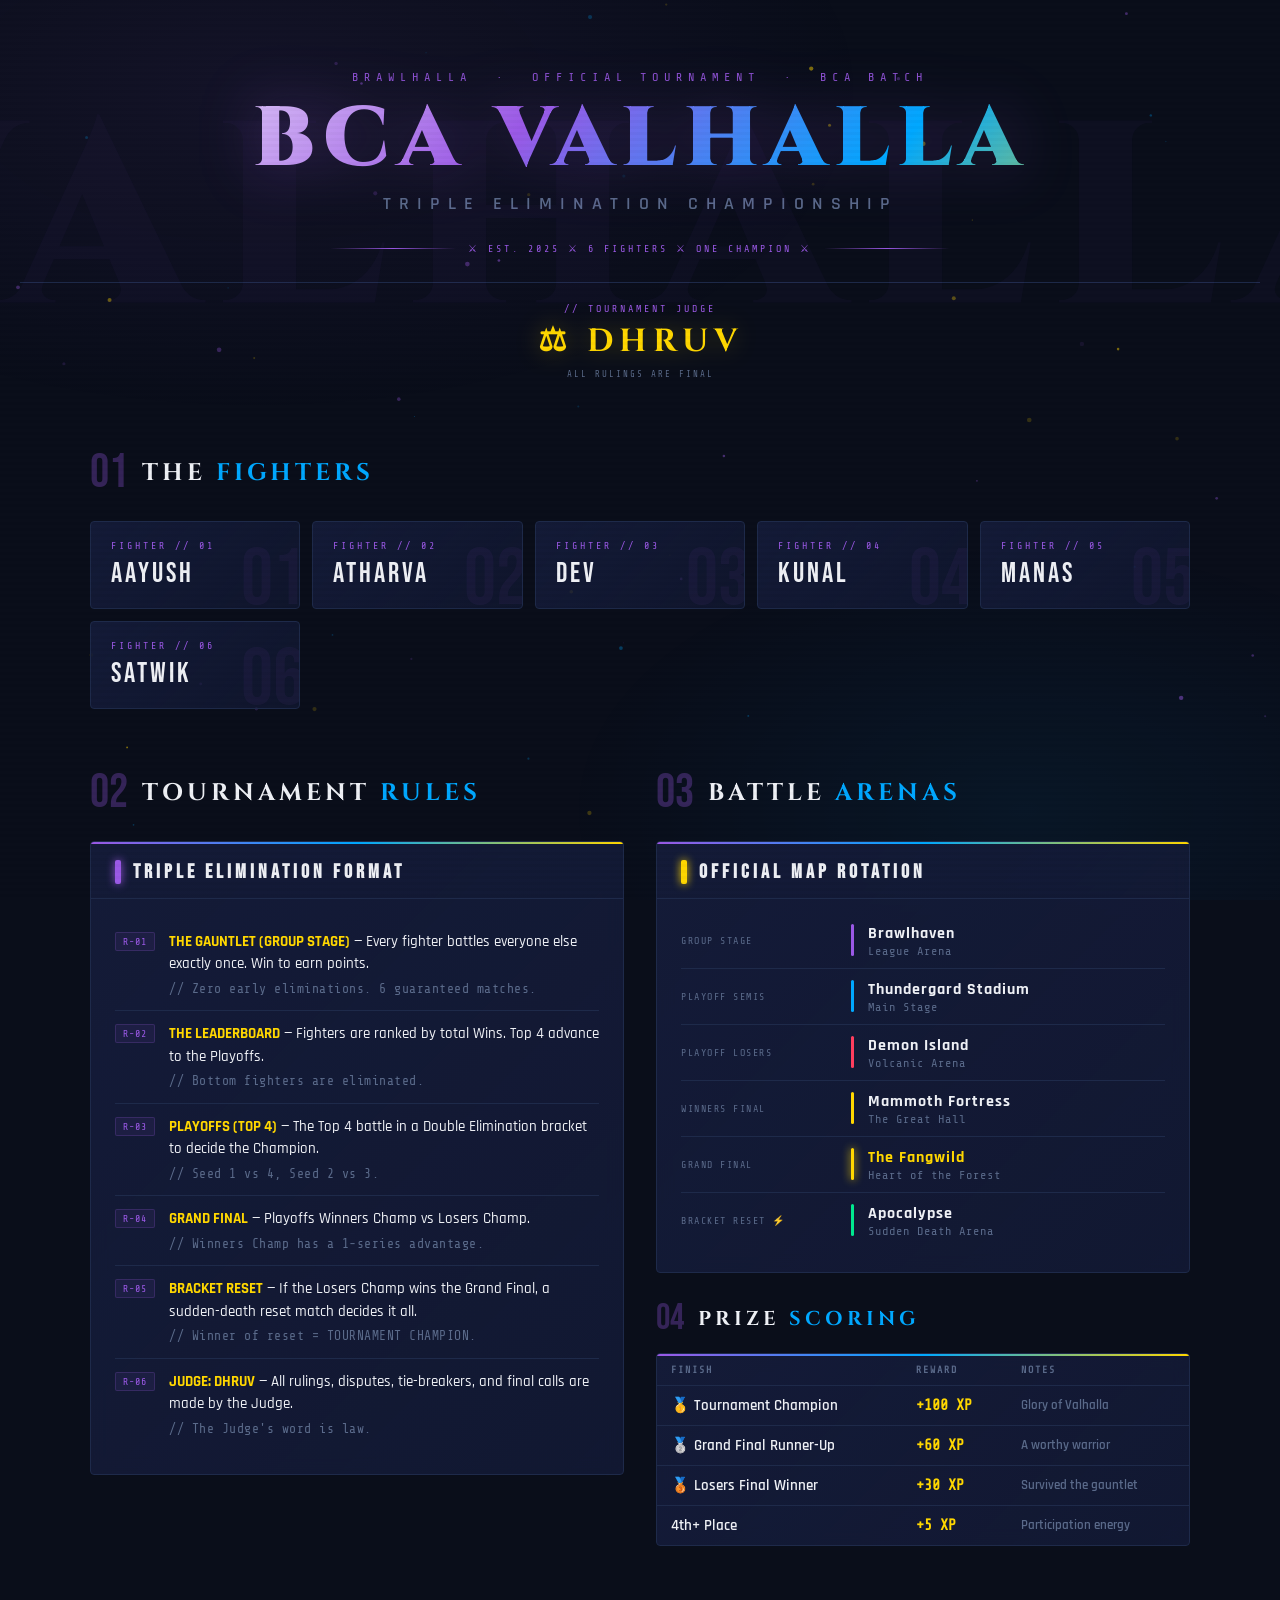
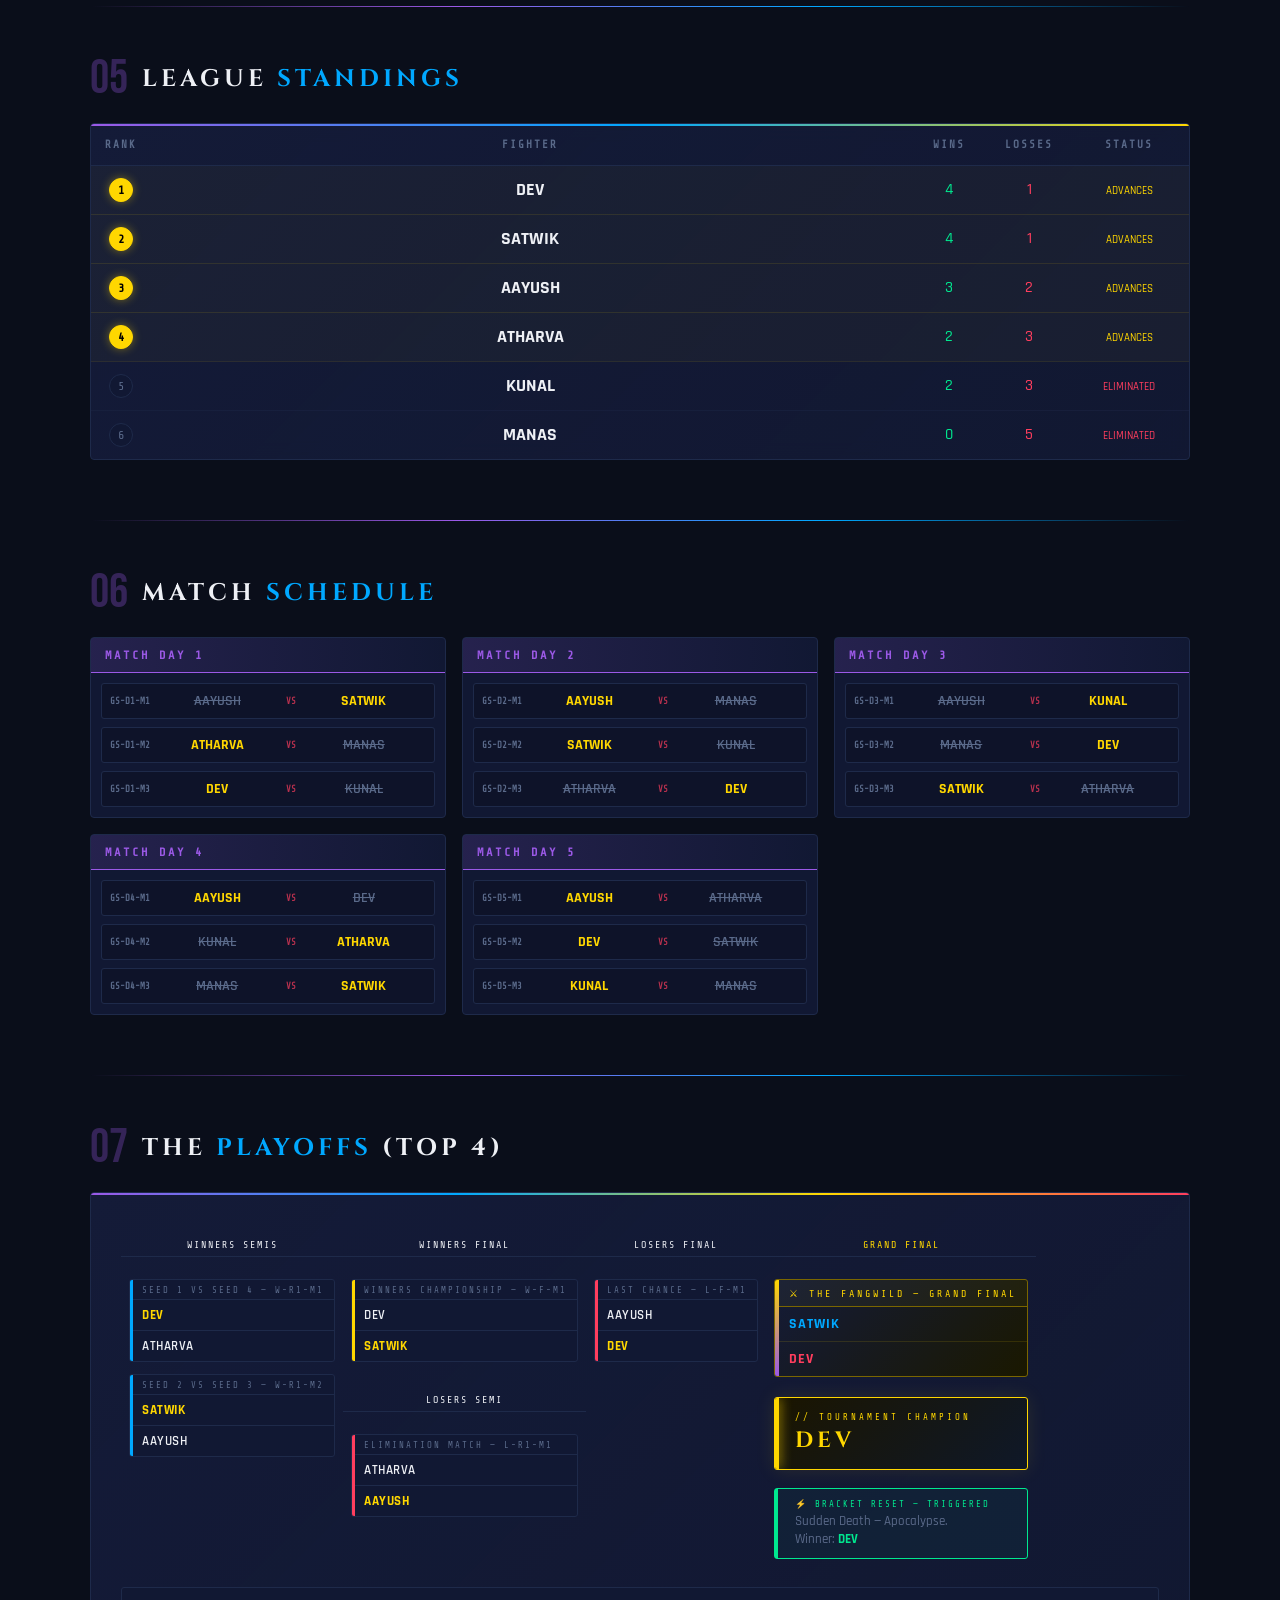
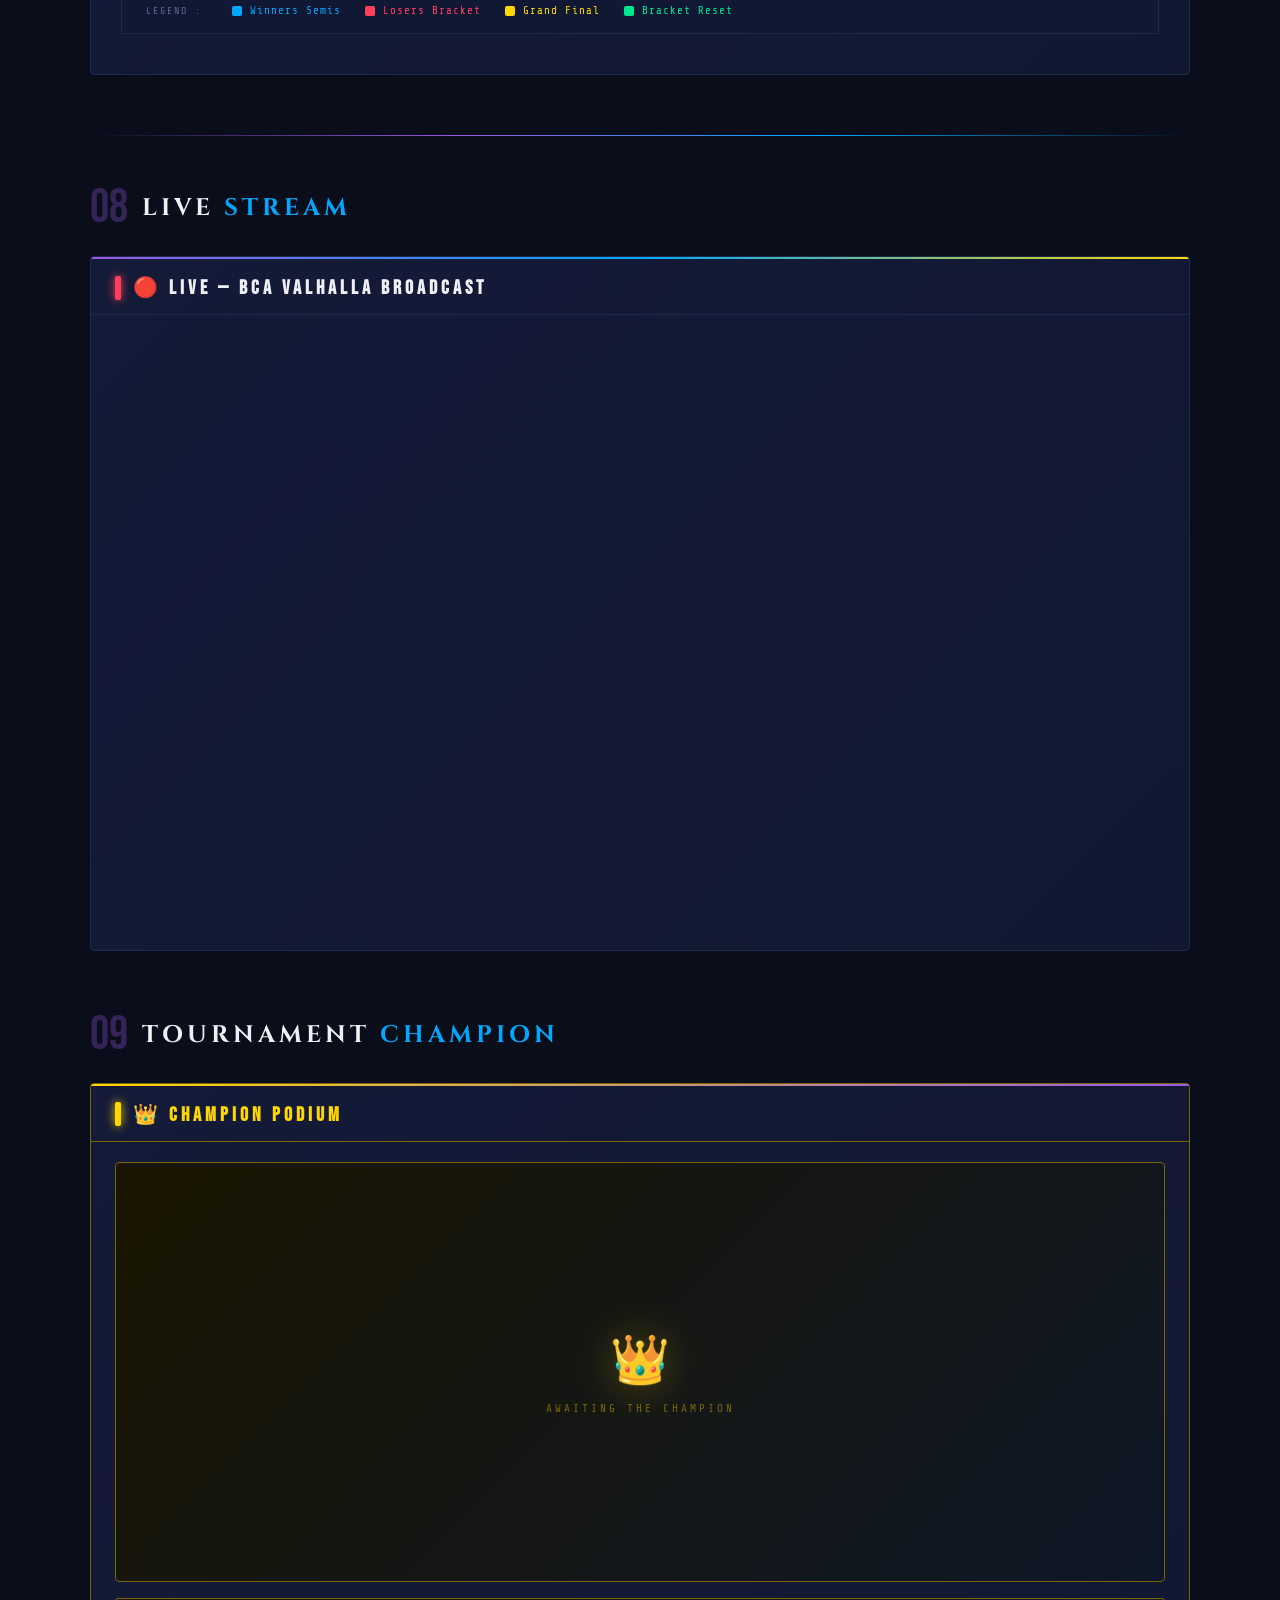
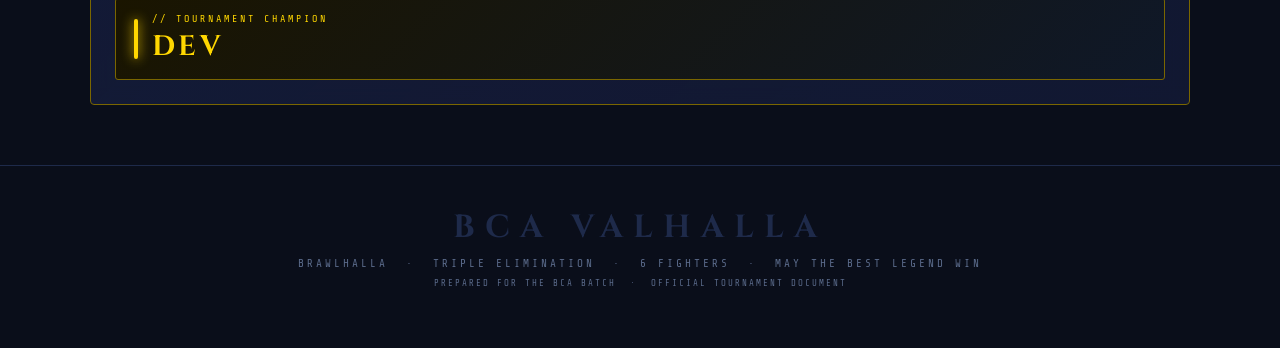
<file: index.html>
<!DOCTYPE html>
<html lang="en">

<head>
  <meta charset="UTF-8">
  <meta name="viewport" content="width=device-width, initial-scale=1.0">
  <title>BCA VALHALLA — Brawlhalla Tournament</title>
  <meta name="description" content="BCA Valhalla — Official Brawlhalla Double Elimination Tournament">
  <link rel="stylesheet" href="styles.css">
</head>

<body>

  <canvas id="particles"></canvas>

  <div class="page-content">

    <!-- ══════════════════════ HEADER ══════════════════════ -->
    <header class="site-header">
      <div class="tag-line">BRAWLHALLA &nbsp;·&nbsp; OFFICIAL TOURNAMENT &nbsp;·&nbsp; BCA BATCH</div>
      <h1 class="title">BCA VALHALLA</h1>
      <p class="subtitle">Triple Elimination Championship</p>
      <div class="header-rule"><span>⚔ EST. 2025 ⚔ <span id="player-count-header">—</span> FIGHTERS ⚔ ONE CHAMPION
          ⚔</span></div>
      <div id="judge-display"></div>
    </header>

    <!-- ══════════════════════ CONTESTANTS ══════════════════════ -->
    <div class="container" style="margin-bottom:60px;">
      <div class="section-head">
        <span class="section-num">01</span>
        <span class="section-title">THE <span>FIGHTERS</span></span>
      </div>
      <div class="players-grid" id="players-grid">
        <!-- Generated by JS -->
      </div>
    </div>

    <!-- ══════════════════════ RULES & ARENAS ══════════════════════ -->
    <div class="container">
      <div class="two-col">
        <!-- RULES -->
        <div>
          <div class="section-head">
            <span class="section-num">02</span>
            <span class="section-title">TOURNAMENT <span>RULES</span></span>
          </div>
          <div class="card">
            <div class="card-header">
              <div class="card-header-icon"></div>
              <h2>TRIPLE ELIMINATION FORMAT</h2>
            </div>
            <div class="card-body" id="rules-body">
              <!-- Generated by JS -->
            </div>
          </div>
        </div>

        <!-- ARENAS -->
        <div>
          <div class="section-head">
            <span class="section-num">03</span>
            <span class="section-title">BATTLE <span>ARENAS</span></span>
          </div>
          <div class="card">
            <div class="card-header">
              <div class="card-header-icon" style="background:var(--gold);box-shadow:0 0 8px var(--gold)"></div>
              <h2>OFFICIAL MAP ROTATION</h2>
            </div>
            <div class="card-body" style="padding-top:14px;" id="arenas-body">
              <!-- Generated by JS -->
            </div>
          </div>

          <!-- SCORING -->
          <div style="margin-top:28px;">
            <div class="section-head" style="margin-bottom:16px;">
              <span class="section-num" style="font-size:36px">04</span>
              <span class="section-title" style="font-size:20px;">PRIZE <span>SCORING</span></span>
            </div>
            <div class="card">
              <div class="card-body" style="padding:0">
                <table class="scoring-table">
                  <thead>
                    <tr>
                      <th>Finish</th>
                      <th>Reward</th>
                      <th>Notes</th>
                    </tr>
                  </thead>
                  <tbody>
                    <tr>
                      <td>🥇 Tournament Champion</td>
                      <td>+100 XP</td>
                      <td style="color:var(--muted);font-size:13px;">Glory of Valhalla</td>
                    </tr>
                    <tr>
                      <td>🥈 Grand Final Runner-Up</td>
                      <td>+60 XP</td>
                      <td style="color:var(--muted);font-size:13px;">A worthy warrior</td>
                    </tr>
                    <tr>
                      <td>🥉 Losers Final Winner</td>
                      <td>+30 XP</td>
                      <td style="color:var(--muted);font-size:13px;">Survived the gauntlet</td>
                    </tr>
                    <tr>
                      <td>4th+ Place</td>
                      <td>+5 XP</td>
                      <td style="color:var(--muted);font-size:13px;">Participation energy</td>
                    </tr>
                  </tbody>
                </table>
              </div>
            </div>
          </div>
        </div>
      </div>
    </div>

    <div class="container">
      <div class="divider"></div>
    </div>

    <!-- ══════════════════════ LEADERBOARD ══════════════════════ -->
    <div class="container bracket-section">
      <div class="section-head" style="margin-bottom:20px;">
        <span class="section-num">05</span>
        <span class="section-title">LEAGUE <span>STANDINGS</span></span>
      </div>
      <div class="card">
        <div class="card-body" style="padding:0; overflow-x:auto;">
          <table class="leaderboard-table">
            <thead>
              <tr>
                <th style="width: 60px;">Rank</th>
                <th>Fighter</th>
                <th style="width: 80px;">Wins</th>
                <th style="width: 80px;">Losses</th>
                <th style="width: 120px;">Status</th>
              </tr>
            </thead>
            <tbody id="leaderboard-tbody">
              <!-- Generated by JS -->
            </tbody>
          </table>
        </div>
      </div>
    </div>

    <div class="container">
      <div class="divider"></div>
    </div>

    <!-- ══════════════════════ THE GAUNTLET ══════════════════════ -->
    <div class="container bracket-section">
      <div class="section-head" style="margin-bottom:20px;">
        <span class="section-num">06</span>
        <span class="section-title">MATCH <span>SCHEDULE</span></span>
      </div>
      <div class="schedule-grid" id="schedule-grid">
        <!-- Generated by JS -->
      </div>
    </div>

    <div class="container">
      <div class="divider"></div>
    </div>

    <!-- ══════════════════════ PLAYOFFS ══════════════════════ -->
    <div class="container bracket-section">
      <div class="section-head" style="margin-bottom:20px;">
        <span class="section-num">07</span>
        <span class="section-title">THE <span>PLAYOFFS</span> (TOP 4)</span>
      </div>
      <div class="bracket-wrap">
        <div id="playoff-bracket">
          <!-- Generated by JS -->
        </div>
        <div class="legend" style="margin-top:28px;">
          <span class="legend-label">LEGEND :</span>
          <div class="leg-item">
            <div class="leg-dot" style="background:var(--blue)"></div><span style="color:var(--blue)">Winners
              Semis</span>
          </div>
          <div class="leg-item">
            <div class="leg-dot" style="background:var(--red)"></div><span style="color:var(--red)">Losers
              Bracket</span>
          </div>
          <div class="leg-item">
            <div class="leg-dot" style="background:var(--gold)"></div><span style="color:var(--gold)">Grand Final</span>
          </div>
          <div class="leg-item">
            <div class="leg-dot" style="background:var(--green)"></div><span style="color:var(--green)">Bracket
              Reset</span>
          </div>
        </div>
      </div>
    </div>

    <div class="container">
      <div class="divider"></div>
    </div>

    <!-- ══════════════════════ LIVE STREAM ══════════════════════ -->
    <div class="container" style="margin-bottom:60px;">
      <div class="section-head">
        <span class="section-num">08</span>
        <span class="section-title">LIVE <span>STREAM</span></span>
      </div>
      <div class="card">
        <div class="card-header">
          <div class="card-header-icon" style="background:var(--red);box-shadow:0 0 8px var(--red)"></div>
          <h2>🔴 LIVE — BCA VALHALLA BROADCAST</h2>
        </div>
        <div class="card-body">
          <div style="position:relative;padding-bottom:56.25%;height:0;overflow:hidden;border-radius:4px;">
            <iframe id="stream-iframe" src="" style="position:absolute;top:0;left:0;width:100%;height:100%;border:none;"
              allow="accelerometer; autoplay; clipboard-write; encrypted-media; gyroscope; picture-in-picture"
              allowfullscreen></iframe>
            <div id="stream-placeholder"
              style="position:absolute;inset:0;display:flex;align-items:center;justify-content:center;background:var(--panel);border:1px solid var(--border);border-radius:4px;">
              <div style="text-align:center;">
                <div style="font-family:'Cinzel';font-size:28px;color:var(--muted);margin-bottom:8px;">⚔ STREAM OFFLINE
                  ⚔</div>
                <div style="font-family:'Share Tech Mono';font-size:11px;color:var(--border);letter-spacing:2px;">SET
                  STREAM URL IN CONFIG</div>
              </div>
            </div>
          </div>
        </div>
      </div>
    </div>

    <!-- ══════════════════════ CHAMPION ══════════════════════ -->
    <div class="container" style="margin-bottom:60px;">
      <div class="section-head">
        <span class="section-num">09</span>
        <span class="section-title">TOURNAMENT <span>CHAMPION</span></span>
      </div>
      <div class="card" style="border-color:var(--gold-dim);">
        <div
          style="position:absolute;top:0;left:0;right:0;height:2px;background:linear-gradient(90deg,var(--gold),var(--purple));">
        </div>
        <div class="card-header" style="border-bottom-color:var(--gold-dim);">
          <div class="card-header-icon" style="background:var(--gold);box-shadow:0 0 10px var(--gold);"></div>
          <h2 style="color:var(--gold);">👑 CHAMPION PODIUM</h2>
        </div>
        <div class="card-body">
          <div id="champion-podium-img"
            style="position:relative;padding-bottom:40%;height:0;overflow:hidden;border-radius:4px;margin-bottom:16px;">
            <div
              style="position:absolute;inset:0;display:flex;align-items:center;justify-content:center;background:linear-gradient(135deg,#1a1500,#0f1828);border:1px solid var(--gold-dim);border-radius:4px;">
              <div style="text-align:center;">
                <div
                  style="font-family:'Cinzel';font-size:48px;color:var(--gold);margin-bottom:8px;filter:drop-shadow(0 0 20px rgba(255,215,0,0.3));">
                  👑</div>
                <div style="font-family:'Share Tech Mono';font-size:11px;color:var(--gold-dim);letter-spacing:3px;">
                  AWAITING THE CHAMPION</div>
              </div>
            </div>
          </div>
          <div
            style="padding:14px 18px;background:linear-gradient(135deg,#1a1500,#0f1828);border:1px solid var(--gold-dim);display:flex;align-items:center;gap:14px;border-radius:3px;">
            <div
              style="width:4px;height:40px;background:var(--gold);box-shadow:0 0 12px var(--gold);flex-shrink:0;border-radius:2px;">
            </div>
            <div>
              <div
                style="font-family:'Share Tech Mono';font-size:10px;letter-spacing:3px;color:var(--gold);margin-bottom:4px;">
                // TOURNAMENT CHAMPION</div>
              <div id="champion-display"
                style="font-family:'Cinzel';font-size:28px;letter-spacing:4px;color:var(--muted);font-weight:700;">TBD
              </div>
            </div>
          </div>
        </div>
      </div>
    </div>

    <!-- ══════════════════════ FOOTER ══════════════════════ -->
    <footer>
      <div class="footer-title">BCA VALHALLA</div>
      <p>BRAWLHALLA &nbsp;·&nbsp; TRIPLE ELIMINATION &nbsp;·&nbsp; <span id="player-count-footer">—</span> FIGHTERS
        &nbsp;·&nbsp; MAY THE BEST LEGEND WIN</p>
      <p style="margin-top:8px;font-size:9px;letter-spacing:2px;">PREPARED FOR THE BCA BATCH &nbsp;·&nbsp; OFFICIAL
        TOURNAMENT DOCUMENT</p>
    </footer>

  </div><!-- /page-content -->

  <script src="bracket.js"></script>
</body>

</html>
</file>
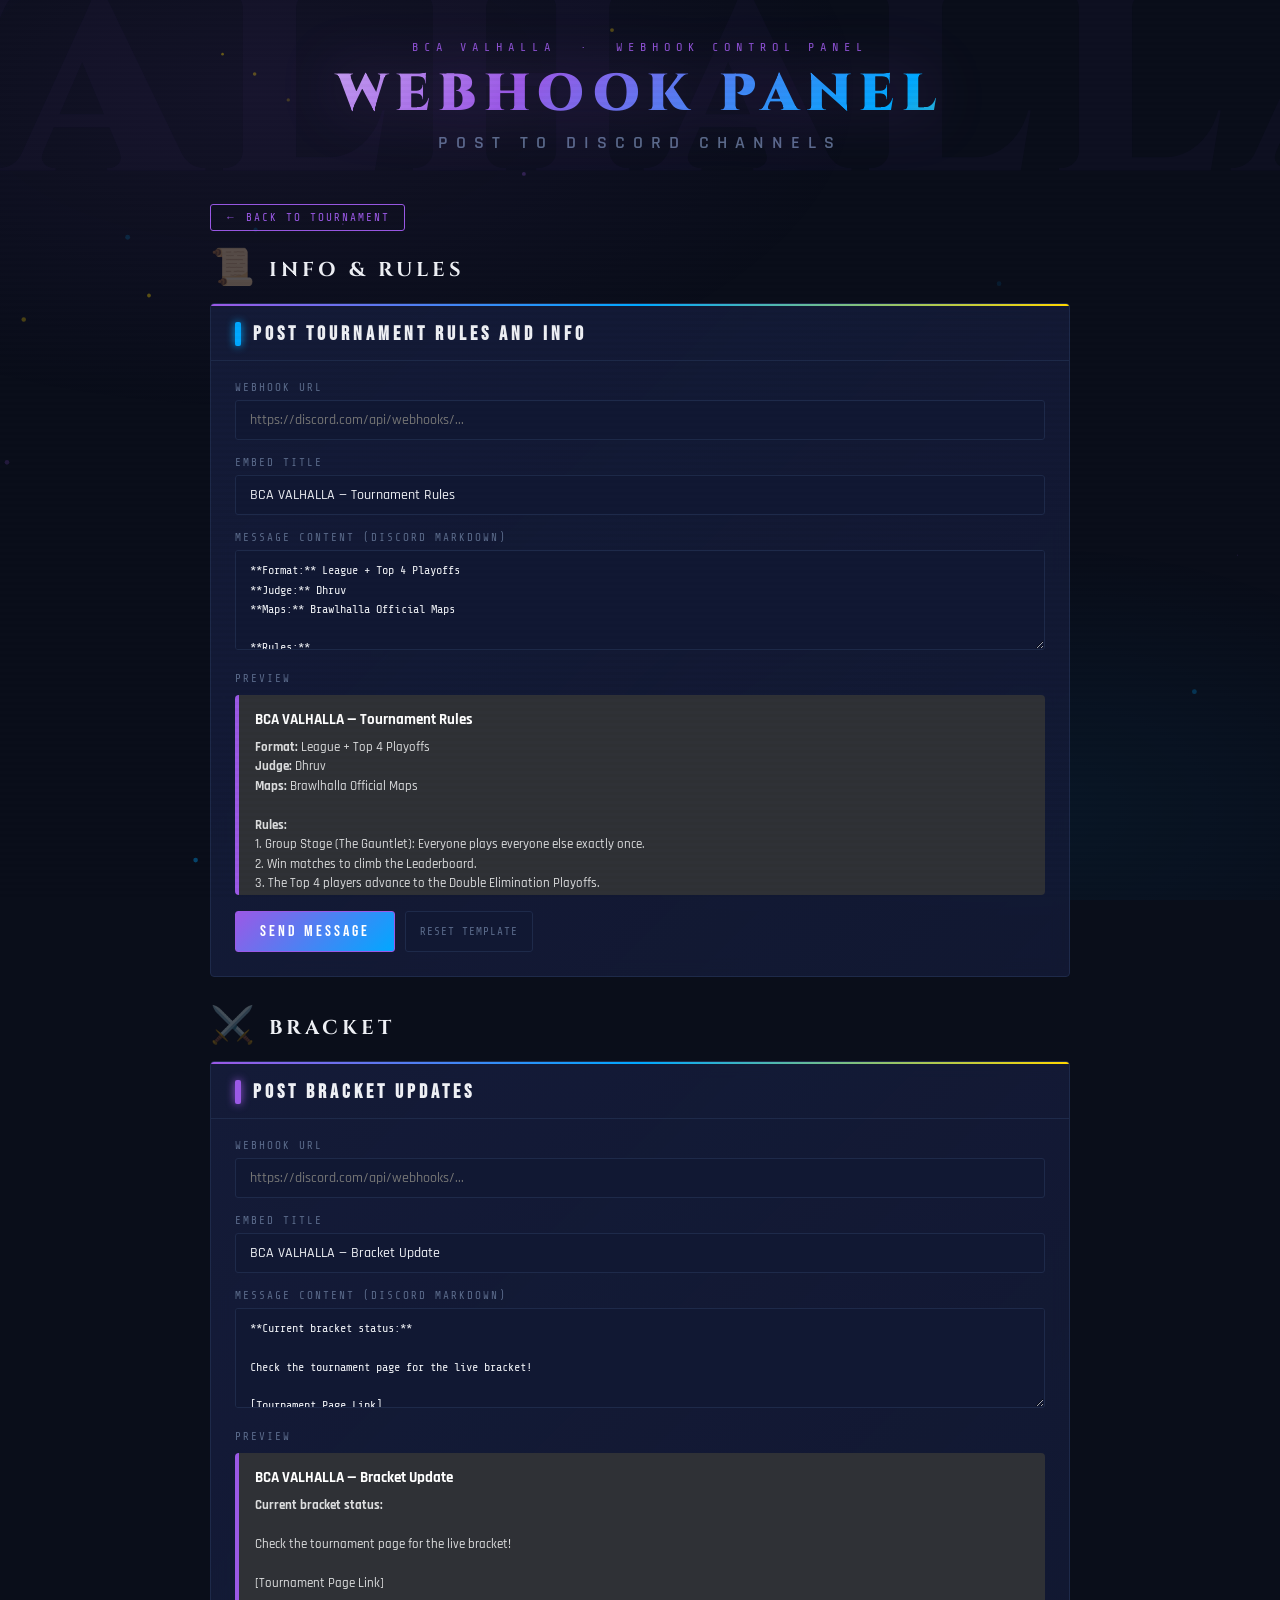
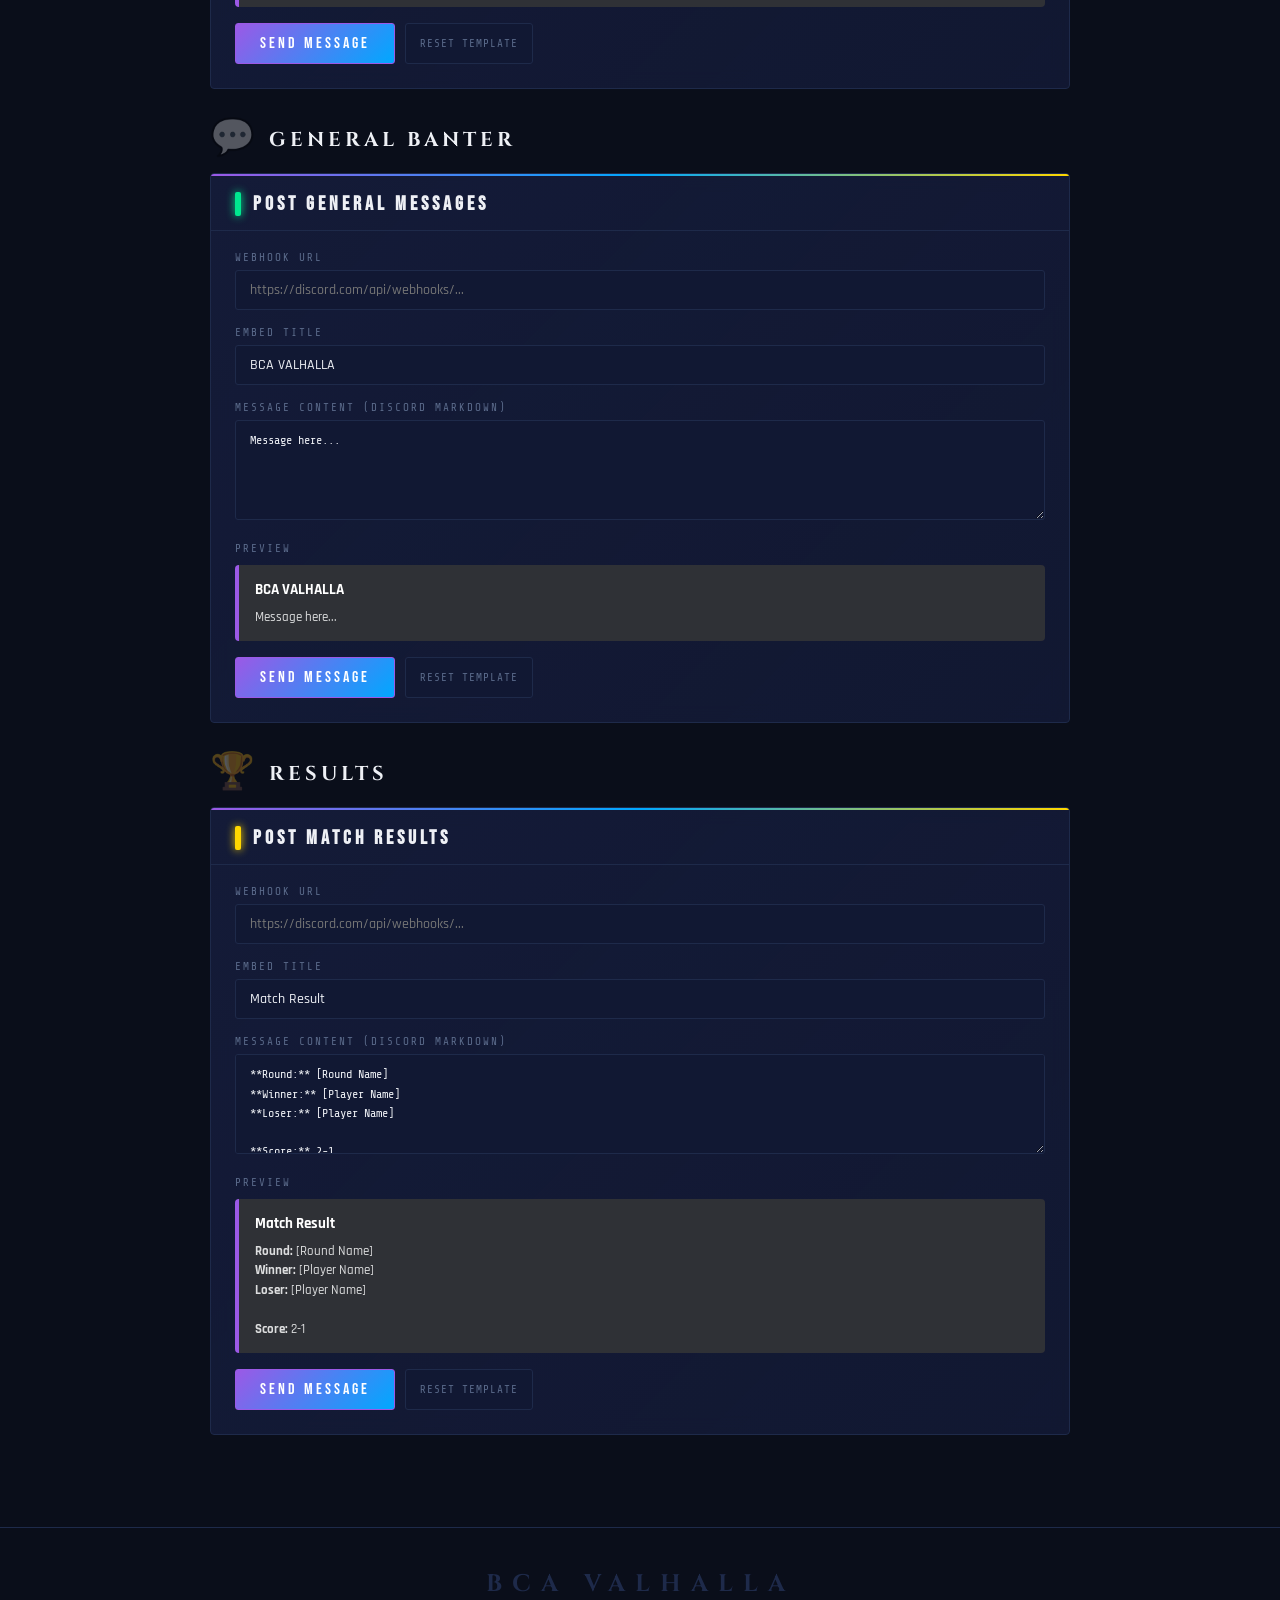
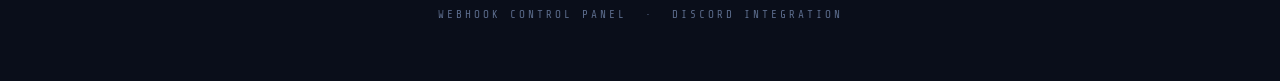
<file: webhook.html>
<!DOCTYPE html>
<html lang="en">

<head>
  <meta charset="UTF-8">
  <meta name="viewport" content="width=device-width, initial-scale=1.0">
  <title>BCA Valhalla — Webhook Control Panel</title>
  <link rel="stylesheet" href="styles.css">
  <style>
    .webhook-container {
      max-width: 900px;
      margin: 0 auto;
      padding: 20px;
    }

    .channel-section {
      margin-bottom: 32px;
    }

    .channel-section .card {
      transition: border-color 0.3s;
    }

    .channel-section .card:hover {
      border-color: var(--purple);
    }

    .form-group {
      margin-bottom: 16px;
    }

    .form-label {
      font-family: 'Share Tech Mono';
      font-size: 11px;
      letter-spacing: 2px;
      color: var(--muted);
      margin-bottom: 6px;
      display: block;
      text-transform: uppercase;
    }

    .form-input,
    .form-textarea {
      width: 100%;
      background: var(--panel);
      border: 1px solid var(--border);
      color: var(--white);
      font-family: 'Rajdhani', sans-serif;
      font-size: 14px;
      font-weight: 500;
      padding: 10px 14px;
      border-radius: 3px;
      outline: none;
      transition: border-color 0.3s;
    }

    .form-input:focus,
    .form-textarea:focus {
      border-color: var(--purple);
      box-shadow: 0 0 10px rgba(155, 89, 230, 0.15);
    }

    .form-textarea {
      min-height: 100px;
      resize: vertical;
      font-family: 'Share Tech Mono', monospace;
      font-size: 12px;
      line-height: 1.6;
    }

    .btn-row {
      display: flex;
      gap: 10px;
      flex-wrap: wrap;
    }

    .btn {
      font-family: 'Bebas Neue';
      font-size: 16px;
      letter-spacing: 3px;
      padding: 10px 24px;
      border: 1px solid var(--border);
      background: var(--panel);
      color: var(--white);
      cursor: pointer;
      border-radius: 3px;
      transition: all 0.3s;
    }

    .btn:hover {
      border-color: var(--purple);
      box-shadow: 0 0 12px rgba(155, 89, 230, 0.2);
      transform: translateY(-1px);
    }

    .btn-send {
      background: linear-gradient(135deg, var(--purple), var(--blue));
      border-color: var(--purple);
      color: #fff;
    }

    .btn-send:hover {
      box-shadow: 0 0 16px rgba(155, 89, 230, 0.4);
    }

    .btn-template {
      font-size: 13px;
      padding: 6px 14px;
      font-family: 'Share Tech Mono';
      letter-spacing: 1px;
      color: var(--muted);
      font-size: 11px;
    }

    .btn-template:hover {
      color: var(--white);
    }

    .status-msg {
      font-family: 'Share Tech Mono';
      font-size: 11px;
      letter-spacing: 1px;
      margin-top: 10px;
      padding: 8px 12px;
      border-radius: 3px;
      display: none;
    }

    .status-msg.success {
      display: block;
      color: var(--green);
      background: rgba(0, 232, 143, 0.06);
      border: 1px solid rgba(0, 232, 143, 0.2);
    }

    .status-msg.error {
      display: block;
      color: var(--red);
      background: rgba(255, 62, 94, 0.06);
      border: 1px solid rgba(255, 62, 94, 0.2);
    }

    .nav-link {
      display: inline-block;
      font-family: 'Share Tech Mono';
      font-size: 11px;
      letter-spacing: 2px;
      color: var(--purple);
      text-decoration: none;
      padding: 6px 14px;
      border: 1px solid var(--purple);
      border-radius: 3px;
      margin-bottom: 20px;
      transition: all 0.3s;
    }

    .nav-link:hover {
      background: rgba(155, 89, 230, 0.1);
      box-shadow: 0 0 10px rgba(155, 89, 230, 0.15);
    }

    .preview-box {
      background: #2f3136;
      border-left: 4px solid var(--purple);
      border-radius: 4px;
      padding: 14px 16px;
      margin-top: 10px;
      font-size: 13px;
      line-height: 1.5;
      color: #dcddde;
      font-family: 'Rajdhani', sans-serif;
      max-height: 200px;
      overflow-y: auto;
    }

    .preview-box .embed-title {
      font-weight: 700;
      color: #fff;
      font-size: 15px;
      margin-bottom: 6px;
    }

    .preview-box .embed-field {
      margin-top: 6px;
      padding: 4px 0;
    }

    .preview-box .embed-field-name {
      font-weight: 700;
      color: #fff;
      font-size: 12px;
      text-transform: uppercase;
      letter-spacing: 0.5px;
    }
  </style>
</head>

<body>

  <canvas id="particles"></canvas>

  <div class="page-content">
    <header class="site-header" style="padding:40px 20px 30px;">
      <div class="tag-line">BCA VALHALLA &nbsp;·&nbsp; WEBHOOK CONTROL PANEL</div>
      <h1 class="title" style="font-size:52px;">WEBHOOK PANEL</h1>
      <p class="subtitle">Post to Discord Channels</p>
    </header>

    <div class="webhook-container">
      <a href="index.html" class="nav-link">← BACK TO TOURNAMENT</a>

      <div id="channels-container">
        <!-- Generated by JS -->
      </div>
    </div>

    <footer style="margin-top:40px;">
      <div class="footer-title" style="font-size:24px;">BCA VALHALLA</div>
      <p>WEBHOOK CONTROL PANEL &nbsp;·&nbsp; DISCORD INTEGRATION</p>
    </footer>
  </div>

  <script>
    // ═══ CHANNELS CONFIG ═══
    const CHANNELS = [
      { id: 'info-and-rules', label: 'INFO & RULES', icon: '📜', color: 'var(--blue)', desc: 'Post tournament rules and info' },
      { id: 'bracket', label: 'BRACKET', icon: '⚔️', color: 'var(--purple)', desc: 'Post bracket updates' },
      { id: 'general-banter', label: 'GENERAL BANTER', icon: '💬', color: 'var(--green)', desc: 'Post general messages' },
      { id: 'results', label: 'RESULTS', icon: '🏆', color: 'var(--gold)', desc: 'Post match results' },
    ];

    // ═══ TEMPLATES ═══
    const TEMPLATES = {
      'info-and-rules': {
        title: 'BCA VALHALLA — Tournament Rules',
        description: '**Format:** League + Top 4 Playoffs\n**Judge:** Dhruv\n**Maps:** Brawlhalla Official Maps\n\n**Rules:**\n1. Group Stage (The Gauntlet): Everyone plays everyone else exactly once.\n2. Win matches to climb the Leaderboard.\n3. The Top 4 players advance to the Double Elimination Playoffs.\n4. Grand Final decides the ultimate Champion.\n5. All rulings by Judge Dhruv are final.',
        color: 3447003,
      },
      'bracket': {
        title: 'BCA VALHALLA — Bracket Update',
        description: '**Current bracket status:**\n\nCheck the tournament page for the live bracket!\n\n[Tournament Page Link]',
        color: 10181046,
      },
      'general-banter': {
        title: 'BCA VALHALLA',
        description: 'Message here...',
        color: 3066993,
      },
      'results': {
        title: 'Match Result',
        description: '**Round:** [Round Name]\n**Winner:** [Player Name]\n**Loser:** [Player Name]\n\n**Score:** 2-1',
        color: 15844367,
      },
    };

    // ═══ RENDER CHANNELS ═══
    const container = document.getElementById('channels-container');
    let allHTML = '';

    CHANNELS.forEach(ch => {
      const savedUrl = localStorage.getItem('webhook_' + ch.id) || '';
      const template = TEMPLATES[ch.id];
      const descForTextarea = template.description.replace(/</g, '&lt;').replace(/>/g, '&gt;');
      const descForPreview = template.description
        .replace(/&/g, '&amp;').replace(/</g, '&lt;').replace(/>/g, '&gt;')
        .replace(/\*\*(.+?)\*\*/g, '<strong>$1</strong>')
        .replace(/\n/g, '<br>');
      const titleSafe = template.title.replace(/"/g, '&quot;');

      allHTML += `
    <div class="channel-section" id="section-${ch.id}">
      <div class="section-head" style="margin-bottom:16px;">
        <span class="section-num" style="font-size:36px;color:${ch.color}">${ch.icon}</span>
        <span class="section-title" style="font-size:20px;">${ch.label}</span>
      </div>
      <div class="card">
        <div class="card-header">
          <div class="card-header-icon" style="background:${ch.color};box-shadow:0 0 8px ${ch.color}"></div>
          <h2>${ch.desc.toUpperCase()}</h2>
        </div>
        <div class="card-body">
          <div class="form-group">
            <label class="form-label">Webhook URL</label>
            <input type="text" class="form-input" id="url-${ch.id}" value="${savedUrl}" placeholder="https://discord.com/api/webhooks/..." oninput="saveUrl('${ch.id}')">
          </div>
          <div class="form-group">
            <label class="form-label">Embed Title</label>
            <input type="text" class="form-input" id="title-${ch.id}" value="${titleSafe}">
          </div>
          <div class="form-group">
            <label class="form-label">Message Content (Discord Markdown)</label>
            <textarea class="form-textarea" id="msg-${ch.id}" oninput="updatePreview('${ch.id}')">${descForTextarea}</textarea>
          </div>
          <div class="form-group">
            <label class="form-label">Preview</label>
            <div class="preview-box" id="preview-${ch.id}">
              <div class="embed-title">${template.title}</div>
              <div>${descForPreview}</div>
            </div>
          </div>
          <div class="btn-row">
            <button class="btn btn-send" onclick="sendWebhook('${ch.id}', ${template.color})">SEND MESSAGE</button>
            <button class="btn btn-template" onclick="loadTemplate('${ch.id}')">RESET TEMPLATE</button>
          </div>
          <div class="status-msg" id="status-${ch.id}"></div>
        </div>
      </div>
    </div>`;
    });

    container.innerHTML = allHTML;

    // ═══ FUNCTIONS ═══
    function saveUrl(id) {
      const url = document.getElementById('url-' + id).value;
      localStorage.setItem('webhook_' + id, url);
    }

    function updatePreview(id) {
      const title = document.getElementById('title-' + id).value;
      const msg = document.getElementById('msg-' + id).value;
      const preview = document.getElementById('preview-' + id);
      const htmlContent = msg
        .replace(/&/g, '&amp;').replace(/</g, '&lt;').replace(/>/g, '&gt;')
        .replace(/\*\*(.+?)\*\*/g, '<strong>$1</strong>')
        .replace(/\n/g, '<br>');
      preview.innerHTML = '<div class="embed-title">' + title + '</div><div>' + htmlContent + '</div>';
    }

    function loadTemplate(id) {
      const t = TEMPLATES[id];
      document.getElementById('title-' + id).value = t.title;
      document.getElementById('msg-' + id).value = t.description;
      updatePreview(id);
    }

    function showStatus(id, msg, type) {
      const el = document.getElementById('status-' + id);
      el.textContent = msg;
      el.className = 'status-msg ' + type;
      setTimeout(function () { el.style.display = 'none'; el.className = 'status-msg'; }, 5000);
    }

    async function sendWebhook(id, embedColor) {
      const url = document.getElementById('url-' + id).value.trim();
      const title = document.getElementById('title-' + id).value.trim();
      const msg = document.getElementById('msg-' + id).value.trim();

      if (!url) { showStatus(id, '✗ NO WEBHOOK URL SET', 'error'); return; }
      if (!msg) { showStatus(id, '✗ MESSAGE IS EMPTY', 'error'); return; }

      const payload = {
        embeds: [{
          title: title,
          description: msg,
          color: embedColor,
          footer: { text: 'BCA VALHALLA — Brawlhalla Tournament' },
          timestamp: new Date().toISOString(),
        }]
      };

      try {
        const res = await fetch(url, {
          method: 'POST',
          headers: { 'Content-Type': 'application/json' },
          body: JSON.stringify(payload),
        });
        if (res.ok || res.status === 204) {
          showStatus(id, '✓ MESSAGE SENT SUCCESSFULLY', 'success');
        } else {
          const errText = await res.text();
          showStatus(id, '✗ FAILED: ' + res.status + ' — ' + errText.substring(0, 100), 'error');
        }
      } catch (e) {
        showStatus(id, '✗ ERROR: ' + e.message, 'error');
      }
    }

    // ═══ PARTICLES (same as main page) ═══
    const canvas = document.getElementById('particles');
    const ctx = canvas.getContext('2d');
    let particles = [];
    function resizeCanvas() { canvas.width = window.innerWidth; canvas.height = window.innerHeight; }
    resizeCanvas();
    window.addEventListener('resize', resizeCanvas);
    function createParticle() {
      return {
        x: Math.random() * canvas.width, y: Math.random() * canvas.height,
        size: Math.random() * 2 + 0.5, speedY: -(Math.random() * 0.3 + 0.1),
        speedX: (Math.random() - 0.5) * 0.2, opacity: Math.random() * 0.4 + 0.1,
        color: ['rgba(155,89,230,', 'rgba(0,168,255,', 'rgba(255,215,0,'][Math.floor(Math.random() * 3)],
      };
    }
    for (let i = 0; i < 40; i++) particles.push(createParticle());
    function animate() {
      ctx.clearRect(0, 0, canvas.width, canvas.height);
      particles.forEach(function (p) {
        p.y += p.speedY; p.x += p.speedX;
        if (p.y < -10) { p.y = canvas.height + 10; p.x = Math.random() * canvas.width; }
        ctx.fillStyle = p.color + p.opacity + ')';
        ctx.beginPath(); ctx.arc(p.x, p.y, p.size, 0, Math.PI * 2); ctx.fill();
      });
      requestAnimationFrame(animate);
    }
    animate();
  </script>
</body>

</html>
</file>
<file: styles.css>
@import url('https://fonts.googleapis.com/css2?family=Bebas+Neue&family=Cinzel:wght@400;600;700;900&family=Rajdhani:wght@400;500;600;700&family=Share+Tech+Mono&display=swap');

:root {
  --bg: #0A0E1A;
  --bg2: #0F1428;
  --panel: #111833;
  --card: #141B38;
  --border: #1E2A4A;
  --blue: #00A8FF;
  --blue-dim: #005588;
  --purple: #9B59E6;
  --purple-dim: #4A2A7A;
  --red: #FF3E5E;
  --red-dim: #881133;
  --gold: #FFD700;
  --gold-dim: #7A6600;
  --white: #EEF0F5;
  --muted: #5A6A8A;
  --green: #00E88F;
  --cyan: #00FFE0;
}

* {
  margin: 0;
  padding: 0;
  box-sizing: border-box;
}

body {
  background: var(--bg);
  color: var(--white);
  font-family: 'Rajdhani', sans-serif;
  font-weight: 500;
  overflow-x: hidden;
  min-height: 100vh;
}

/* ── BACKGROUND EFFECTS ── */
body::before {
  content: '';
  position: fixed;
  inset: 0;
  z-index: 0;
  pointer-events: none;
  background:
    radial-gradient(ellipse 80% 60% at 20% 10%, rgba(155, 89, 230, 0.07) 0%, transparent 60%),
    radial-gradient(ellipse 60% 50% at 80% 90%, rgba(0, 168, 255, 0.06) 0%, transparent 60%);
}

body::after {
  content: '';
  position: fixed;
  inset: 0;
  z-index: 998;
  pointer-events: none;
  background: repeating-linear-gradient(0deg, transparent, transparent 3px, rgba(0, 0, 0, 0.02) 3px, rgba(0, 0, 0, 0.02) 6px);
}

/* ── PARTICLES CANVAS ── */
#particles {
  position: fixed;
  inset: 0;
  z-index: 0;
  pointer-events: none;
}

/* ── PAGE WRAPPER ── */
.page-content {
  position: relative;
  z-index: 1;
}

.container {
  max-width: 1140px;
  margin: 0 auto;
  padding: 0 20px;
}

/* ═══════════ HEADER ═══════════ */
.site-header {
  text-align: center;
  padding: 70px 20px 50px;
  position: relative;
  overflow: hidden;
}

.site-header::before {
  content: 'VALHALLA';
  position: absolute;
  font-family: 'Cinzel';
  font-size: 260px;
  font-weight: 900;
  color: rgba(155, 89, 230, 0.03);
  top: 50%;
  left: 50%;
  transform: translate(-50%, -50%);
  white-space: nowrap;
  pointer-events: none;
  letter-spacing: 20px;
}

.tag-line {
  font-family: 'Share Tech Mono';
  font-size: 12px;
  letter-spacing: 6px;
  color: var(--purple);
  text-transform: uppercase;
  margin-bottom: 16px;
  opacity: 0.9;
}

h1.title {
  font-family: 'Cinzel';
  font-size: 84px;
  font-weight: 900;
  letter-spacing: 8px;
  line-height: 0.95;
  background: linear-gradient(135deg, #fff 0%, var(--purple) 40%, var(--blue) 70%, var(--gold) 100%);
  -webkit-background-clip: text;
  -webkit-text-fill-color: transparent;
  background-clip: text;
  filter: drop-shadow(0 0 30px rgba(155, 89, 230, 0.3));
}

.subtitle {
  font-family: 'Rajdhani';
  font-size: 18px;
  font-weight: 600;
  letter-spacing: 8px;
  color: var(--muted);
  margin-top: 12px;
  text-transform: uppercase;
}

.header-rule {
  display: flex;
  align-items: center;
  gap: 12px;
  margin: 28px auto;
  max-width: 620px;
}

.header-rule::before,
.header-rule::after {
  content: '';
  flex: 1;
  height: 1px;
  background: linear-gradient(90deg, transparent, var(--purple), transparent);
}

.header-rule span {
  font-family: 'Share Tech Mono';
  font-size: 10px;
  color: var(--purple);
  letter-spacing: 3px;
  white-space: nowrap;
}

/* ═══════════ SECTION HEADS ═══════════ */
.section-head {
  display: flex;
  align-items: center;
  gap: 14px;
  margin-bottom: 24px;
}

.section-num {
  font-family: 'Bebas Neue';
  font-size: 48px;
  color: var(--purple);
  line-height: 1;
  opacity: 0.3;
}

.section-title {
  font-family: 'Cinzel';
  font-size: 24px;
  font-weight: 700;
  letter-spacing: 4px;
  color: var(--white);
}

.section-title span {
  color: var(--blue);
}

/* ═══════════ CARDS ═══════════ */
.card {
  background: linear-gradient(135deg, var(--card), rgba(20, 27, 56, 0.8));
  border: 1px solid var(--border);
  position: relative;
  overflow: hidden;
  backdrop-filter: blur(10px);
  border-radius: 4px;
}

.card::before {
  content: '';
  position: absolute;
  top: 0;
  left: 0;
  right: 0;
  height: 2px;
  background: linear-gradient(90deg, var(--purple), var(--blue), var(--gold));
}

.card-header {
  padding: 18px 24px 14px;
  border-bottom: 1px solid var(--border);
  display: flex;
  align-items: center;
  gap: 12px;
}

.card-header-icon {
  width: 6px;
  height: 24px;
  background: var(--purple);
  border-radius: 2px;
  box-shadow: 0 0 8px var(--purple);
}

.card-header h2 {
  font-family: 'Bebas Neue';
  font-size: 20px;
  letter-spacing: 4px;
  color: var(--white);
}

.card-body {
  padding: 20px 24px 24px;
}

/* ═══════════ TWO-COLUMN ═══════════ */
.two-col {
  display: grid;
  grid-template-columns: 1fr 1fr;
  gap: 32px;
  margin-bottom: 60px;
}

/* ═══════════ RULE ITEMS ═══════════ */
.rule-item {
  display: flex;
  gap: 14px;
  align-items: flex-start;
  padding: 12px 0;
  border-bottom: 1px solid var(--border);
}

.rule-item:last-child {
  border-bottom: none;
}

.rule-num {
  font-family: 'Share Tech Mono';
  font-size: 10px;
  color: var(--purple);
  background: rgba(155, 89, 230, 0.08);
  border: 1px solid rgba(155, 89, 230, 0.2);
  padding: 3px 7px;
  flex-shrink: 0;
  margin-top: 1px;
  letter-spacing: 1px;
  border-radius: 2px;
}

.rule-text {
  font-size: 15px;
  line-height: 1.5;
  color: var(--white);
  font-weight: 500;
}

.rule-text em {
  font-style: normal;
  color: var(--gold);
  font-weight: 700;
}

.rule-text .sub {
  display: block;
  font-size: 13px;
  color: var(--muted);
  margin-top: 3px;
  font-family: 'Share Tech Mono';
  letter-spacing: 0.5px;
}

/* ═══════════ MAP / ARENA ITEMS ═══════════ */
.arena-item {
  display: flex;
  align-items: center;
  gap: 0;
  padding: 10px 0;
  border-bottom: 1px solid var(--border);
}

.arena-item:last-child {
  border-bottom: none;
}

.arena-round {
  font-family: 'Share Tech Mono';
  font-size: 10px;
  letter-spacing: 1.5px;
  color: var(--muted);
  width: 170px;
  flex-shrink: 0;
  text-transform: uppercase;
}

.arena-bar {
  width: 3px;
  height: 32px;
  flex-shrink: 0;
  margin-right: 14px;
  border-radius: 2px;
}

.arena-name {
  font-family: 'Rajdhani';
  font-size: 16px;
  font-weight: 700;
  color: var(--white);
  letter-spacing: 1px;
}

.arena-name small {
  display: block;
  font-size: 12px;
  font-weight: 400;
  color: var(--muted);
  font-family: 'Share Tech Mono';
  letter-spacing: 1px;
}

/* ═══════════ PLAYERS GRID ═══════════ */
.players-grid {
  display: grid;
  grid-template-columns: repeat(auto-fill, minmax(200px, 1fr));
  gap: 12px;
  margin-bottom: 60px;
}

.player-card {
  background: linear-gradient(135deg, var(--card), rgba(20, 27, 56, 0.6));
  border: 1px solid var(--border);
  padding: 18px 20px;
  position: relative;
  overflow: hidden;
  cursor: default;
  transition: all 0.3s ease;
  border-radius: 4px;
}

.player-card:hover {
  border-color: var(--purple);
  box-shadow: 0 0 20px rgba(155, 89, 230, 0.15);
  transform: translateY(-2px);
}

.player-card:hover .player-num {
  opacity: 0.15;
}

.player-num {
  font-family: 'Bebas Neue';
  font-size: 80px;
  position: absolute;
  right: -6px;
  bottom: -12px;
  color: var(--purple);
  opacity: 0.06;
  line-height: 1;
  transition: opacity 0.3s;
}

.player-tag {
  font-family: 'Share Tech Mono';
  font-size: 10px;
  color: var(--purple);
  letter-spacing: 3px;
  margin-bottom: 6px;
}

.player-name {
  font-family: 'Bebas Neue';
  font-size: 28px;
  letter-spacing: 3px;
  color: var(--white);
}

.player-lives {
  display: flex;
  gap: 5px;
  margin-top: 10px;
}

.stock {
  width: 16px;
  height: 16px;
  background: var(--blue);
  border-radius: 50%;
  box-shadow: 0 0 6px rgba(0, 168, 255, 0.4);
  position: relative;
}

.stock::after {
  content: '⚔';
  position: absolute;
  top: 50%;
  left: 50%;
  transform: translate(-50%, -50%);
  font-size: 9px;
  line-height: 1;
}

/* ═══════════ BRACKET ═══════════ */
.bracket-section {
  margin-bottom: 60px;
}

.bracket-wrap {
  background: linear-gradient(135deg, var(--card), rgba(20, 27, 56, 0.8));
  border: 1px solid var(--border);
  position: relative;
  overflow-x: auto;
  padding: 40px 30px;
  border-radius: 4px;
}

.bracket-wrap::before {
  content: '';
  position: absolute;
  top: 0;
  left: 0;
  right: 0;
  height: 2px;
  background: linear-gradient(90deg, var(--purple), var(--blue), var(--gold), var(--red));
}

.bracket-grid {
  display: flex;
  gap: 0;
  align-items: flex-start;
  min-width: fit-content;
  position: relative;
}

.bracket-col {
  display: flex;
  flex-direction: column;
  min-width: 170px;
  flex-shrink: 0;
}

.col-label {
  font-family: 'Share Tech Mono';
  font-size: 10px;
  letter-spacing: 2px;
  text-align: center;
  padding: 6px;
  margin-bottom: 16px;
  border-bottom: 1px solid var(--border);
}

.col-label.winners {
  color: var(--blue);
}

.col-label.losers {
  color: var(--red);
}

.col-label.final {
  color: var(--gold);
}

/* Match Boxes */
.match-box {
  border: 1px solid var(--border);
  background: var(--panel);
  margin: 6px 8px;
  position: relative;
  overflow: hidden;
  border-radius: 3px;
  transition: border-color 0.2s;
}

.match-box:hover {
  border-color: rgba(155, 89, 230, 0.4);
}

.match-box::before {
  content: '';
  position: absolute;
  left: 0;
  top: 0;
  bottom: 0;
  width: 3px;
}

.match-box.blue::before {
  background: var(--blue);
}

.match-box.red::before {
  background: var(--red);
}

.match-box.gold::before {
  background: var(--gold);
}

.match-box.purple::before {
  background: var(--purple);
}

.match-label {
  font-family: 'Share Tech Mono';
  font-size: 9px;
  letter-spacing: 2px;
  padding: 5px 10px 4px 12px;
  border-bottom: 1px solid var(--border);
  color: var(--muted);
}

.match-slot {
  padding: 7px 10px 7px 12px;
  font-size: 13px;
  font-weight: 600;
  border-bottom: 1px solid var(--border);
  color: var(--white);
  letter-spacing: 0.5px;
  font-family: 'Rajdhani';
  white-space: nowrap;
}

.match-slot:last-child {
  border-bottom: none;
}

.match-slot.blank {
  color: var(--muted);
  font-style: italic;
  font-size: 12px;
}

.match-slot.winner-slot {
  color: var(--gold);
  font-weight: 700;
}

.match-slot.bye-slot {
  color: var(--muted);
  font-style: italic;
  font-size: 11px;
}

/* Grand Final */
.grand-final-box {
  border: 1px solid var(--gold-dim);
  background: linear-gradient(135deg, #141B38, #1a1800);
  margin: 6px 8px;
  position: relative;
  overflow: hidden;
  border-radius: 3px;
}

.grand-final-box::before {
  content: '';
  position: absolute;
  left: 0;
  top: 0;
  bottom: 0;
  width: 4px;
  background: linear-gradient(180deg, var(--gold), var(--purple));
}

.gf-label {
  font-family: 'Share Tech Mono';
  font-size: 10px;
  letter-spacing: 3px;
  padding: 8px 10px 7px 14px;
  color: var(--gold);
  border-bottom: 1px solid var(--gold-dim);
  background: rgba(255, 215, 0, 0.04);
}

.gf-slot {
  padding: 8px 10px 8px 14px;
  font-size: 14px;
  font-weight: 700;
  border-bottom: 1px solid rgba(255, 215, 0, 0.12);
  font-family: 'Rajdhani';
  letter-spacing: 1px;
}

.gf-slot:last-child {
  border-bottom: none;
}

.gf-slot.slot-w {
  color: var(--blue);
}

.gf-slot.slot-l {
  color: var(--red);
}

/* Champion */
.champion-box {
  margin: 10px 8px;
  border: 1px solid var(--gold);
  background: linear-gradient(135deg, #1a1500, #0f1828);
  position: relative;
  overflow: hidden;
  padding: 14px 16px 14px 20px;
  border-radius: 3px;
  box-shadow: 0 0 20px rgba(255, 215, 0, 0.1);
}

.champion-box::before {
  content: '';
  position: absolute;
  left: 0;
  top: 0;
  bottom: 0;
  width: 4px;
  background: var(--gold);
  box-shadow: 0 0 12px var(--gold);
}

.champ-label {
  font-family: 'Share Tech Mono';
  font-size: 9px;
  letter-spacing: 3px;
  color: var(--gold);
  margin-bottom: 4px;
}

.champ-text {
  font-family: 'Cinzel';
  font-size: 22px;
  letter-spacing: 4px;
  color: var(--gold);
  font-weight: 700;
}

/* Reset Box */
.reset-box {
  margin: 8px 8px 0;
  border: 1px solid rgba(0, 232, 143, 0.3);
  background: rgba(0, 232, 143, 0.04);
  padding: 10px 16px 10px 20px;
  position: relative;
  border-radius: 3px;
}

.reset-box::before {
  content: '';
  position: absolute;
  left: 0;
  top: 0;
  bottom: 0;
  width: 3px;
  background: var(--green);
}

.reset-label {
  font-family: 'Share Tech Mono';
  font-size: 9px;
  letter-spacing: 2px;
  color: var(--green);
  margin-bottom: 3px;
}

.reset-text {
  font-size: 13px;
  color: var(--muted);
  line-height: 1.4;
  font-family: 'Rajdhani';
}

/* Legend */
.legend {
  display: flex;
  gap: 24px;
  align-items: center;
  flex-wrap: wrap;
  padding: 16px 24px;
  background: var(--panel);
  border: 1px solid var(--border);
  margin-top: 20px;
  border-radius: 3px;
}

.legend-label {
  font-family: 'Share Tech Mono';
  font-size: 10px;
  letter-spacing: 2px;
  color: var(--muted);
  margin-right: 6px;
}

.leg-item {
  display: flex;
  align-items: center;
  gap: 8px;
  font-family: 'Share Tech Mono';
  font-size: 11px;
  letter-spacing: 1px;
}

.leg-dot {
  width: 10px;
  height: 10px;
  border-radius: 2px;
}

/* ═══════════ SCORING TABLE ═══════════ */
.scoring-table {
  width: 100%;
  border-collapse: collapse;
  font-family: 'Rajdhani';
}

.scoring-table th {
  font-family: 'Share Tech Mono';
  font-size: 10px;
  letter-spacing: 2px;
  color: var(--muted);
  padding: 10px 14px;
  text-align: left;
  border-bottom: 1px solid var(--border);
  text-transform: uppercase;
}

.scoring-table td {
  padding: 10px 14px;
  font-size: 15px;
  font-weight: 600;
  border-bottom: 1px solid var(--border);
  color: var(--white);
}

.scoring-table tr:last-child td {
  border-bottom: none;
}

.scoring-table td:nth-child(2) {
  color: var(--gold);
  font-weight: 700;
  font-family: 'Share Tech Mono';
}

/* ═══════════ DIVIDER ═══════════ */
.divider {
  height: 1px;
  background: linear-gradient(90deg, transparent, var(--purple), var(--blue), transparent);
  margin: 48px auto;
}

/* ═══════════ FOOTER ═══════════ */
footer {
  text-align: center;
  padding: 40px 20px 60px;
  border-top: 1px solid var(--border);
  margin-top: 60px;
}

footer p {
  font-family: 'Share Tech Mono';
  font-size: 11px;
  letter-spacing: 3px;
  color: var(--muted);
}

footer .footer-title {
  font-family: 'Cinzel';
  font-size: 32px;
  font-weight: 700;
  letter-spacing: 10px;
  color: var(--border);
  margin-bottom: 8px;
}

/* ═══════════ LEADERBOARD ═══════════ */
.leaderboard-table {
  width: 100%;
  border-collapse: collapse;
  font-family: 'Rajdhani';
  text-align: center;
}

.leaderboard-table th {
  font-family: 'Share Tech Mono';
  font-size: 11px;
  letter-spacing: 2px;
  color: var(--muted);
  padding: 14px;
  border-bottom: 1px solid var(--border);
  text-transform: uppercase;
}

.leaderboard-table td {
  padding: 12px 14px;
  font-size: 16px;
  border-bottom: 1px solid rgba(30, 42, 74, 0.4);
  color: var(--white);
}

.leaderboard-table tr:last-child td {
  border-bottom: none;
}

.leaderboard-table tr:hover {
  background: rgba(255, 255, 255, 0.02);
}

.top4-row {
  background: rgba(255, 215, 0, 0.03);
}

.top4-row td {
  border-bottom-color: rgba(255, 215, 0, 0.1);
}

.rank-badge {
  display: inline-flex;
  align-items: center;
  justify-content: center;
  width: 24px;
  height: 24px;
  border-radius: 50%;
  background: var(--panel);
  color: var(--muted);
  font-family: 'Share Tech Mono';
  font-size: 12px;
  border: 1px solid var(--border);
}

.rank-badge.top {
  background: var(--gold);
  color: #000;
  border-color: var(--gold);
  font-weight: 700;
  box-shadow: 0 0 10px rgba(255, 215, 0, 0.4);
}

/* ═══════════ SCHEDULE GAUNTLET ═══════════ */
.schedule-grid {
  display: grid;
  grid-template-columns: repeat(auto-fill, minmax(280px, 1fr));
  gap: 16px;
}

.schedule-day-card {
  background: var(--panel);
  border: 1px solid var(--border);
  border-radius: 4px;
  overflow: hidden;
}

.day-header {
  background: linear-gradient(90deg, rgba(155, 89, 230, 0.15), transparent);
  border-bottom: 1px solid var(--purple);
  padding: 10px 14px;
  font-family: 'Share Tech Mono';
  font-size: 12px;
  letter-spacing: 3px;
  color: var(--purple);
  font-weight: 700;
}

.day-matches {
  padding: 10px;
  display: flex;
  flex-direction: column;
  gap: 8px;
}

.sched-match {
  display: flex;
  align-items: center;
  background: rgba(0, 0, 0, 0.2);
  border: 1px solid var(--border);
  border-radius: 3px;
  padding: 8px;
  font-family: 'Rajdhani';
  font-size: 14px;
  font-weight: 600;
}

.sched-id {
  font-family: 'Share Tech Mono';
  font-size: 9px;
  color: var(--muted);
  width: 45px;
  flex-shrink: 0;
}

.sched-player {
  flex: 1;
  text-align: center;
  color: var(--white);
  overflow: hidden;
  text-overflow: ellipsis;
  white-space: nowrap;
}

.sched-player.winner {
  color: var(--gold);
  font-weight: 700;
}

.sched-player.loser {
  color: var(--muted);
  text-decoration: line-through;
}

.sched-vs {
  font-family: 'Share Tech Mono';
  font-size: 9px;
  color: var(--red);
  padding: 0 6px;
  opacity: 0.7;
}

/* ═══════════ ANIMATIONS ═══════════ */
@keyframes glowPulse {

  0%,
  100% {
    opacity: 0.6;
  }

  50% {
    opacity: 1;
  }
}

.gold-glow {
  animation: glowPulse 2.4s ease-in-out infinite;
}

@keyframes slideIn {
  from {
    opacity: 0;
    transform: translateY(24px);
  }

  to {
    opacity: 1;
    transform: translateY(0);
  }
}

.animate-in {
  animation: slideIn 0.5s ease forwards;
}

.d1 {
  animation-delay: 0.05s;
  opacity: 0;
}

.d2 {
  animation-delay: 0.1s;
  opacity: 0;
}

.d3 {
  animation-delay: 0.15s;
  opacity: 0;
}

.d4 {
  animation-delay: 0.2s;
  opacity: 0;
}

.d5 {
  animation-delay: 0.25s;
  opacity: 0;
}

.d6 {
  animation-delay: 0.3s;
  opacity: 0;
}

.d7 {
  animation-delay: 0.35s;
  opacity: 0;
}

.d8 {
  animation-delay: 0.4s;
  opacity: 0;
}

@keyframes float {

  0%,
  100% {
    transform: translateY(0);
  }

  50% {
    transform: translateY(-6px);
  }
}

/* ═══════════ RESPONSIVE ═══════════ */
@media (max-width: 900px) {
  .two-col {
    grid-template-columns: 1fr;
  }

  h1.title {
    font-size: 48px;
    letter-spacing: 4px;
  }

  .players-grid {
    grid-template-columns: repeat(2, 1fr);
  }
}

@media (max-width: 600px) {
  .players-grid {
    grid-template-columns: 1fr;
  }

  h1.title {
    font-size: 36px;
  }
}

/* ═══════════ PRINT ═══════════ */
@media print {
  body {
    background: #0A0E1A;
    -webkit-print-color-adjust: exact;
  }

  #particles {
    display: none;
  }
}
</file>
